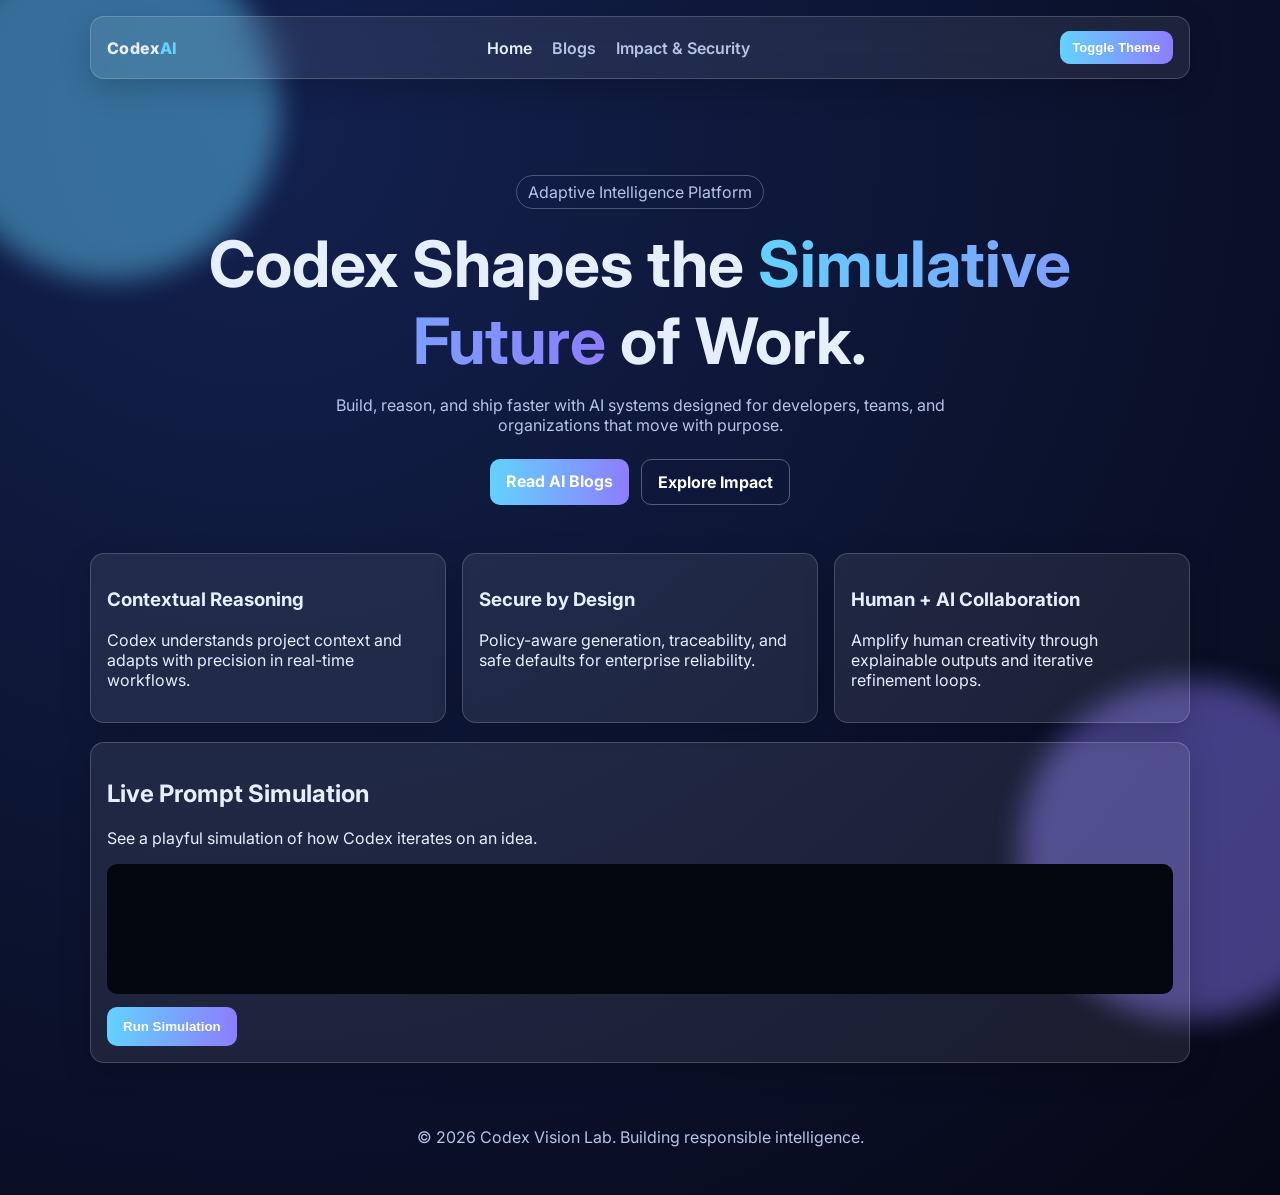
<file: index.html>
<!DOCTYPE html>
<html lang="en">
<head>
  <meta charset="UTF-8" />
  <meta name="viewport" content="width=device-width, initial-scale=1.0" />
  <title>Codex | Intelligent Futures</title>
  <link rel="preconnect" href="https://fonts.googleapis.com" />
  <link rel="preconnect" href="https://fonts.gstatic.com" crossorigin />
  <link href="https://fonts.googleapis.com/css2?family=Inter:wght@400;500;700;800&display=swap" rel="stylesheet" />
  <link rel="stylesheet" href="styles.css" />
</head>
<body>
  <div class="bg-orb orb-1"></div>
  <div class="bg-orb orb-2"></div>
  <header class="site-header glass">
    <a class="brand" href="index.html">Codex<span>AI</span></a>
    <nav>
      <a href="index.html" class="active">Home</a>
      <a href="blogs.html">Blogs</a>
      <a href="impact.html">Impact & Security</a>
    </nav>
    <button id="themeToggle" class="btn small">Toggle Theme</button>
  </header>

  <main>
    <section class="hero reveal">
      <p class="tag">Adaptive Intelligence Platform</p>
      <h1>Codex Shapes the <span>Simulative Future</span> of Work.</h1>
      <p>
        Build, reason, and ship faster with AI systems designed for developers,
        teams, and organizations that move with purpose.
      </p>
      <div class="hero-actions">
        <a class="btn" href="blogs.html">Read AI Blogs</a>
        <a class="btn ghost" href="impact.html">Explore Impact</a>
      </div>
    </section>

    <section class="features reveal">
      <article class="glass card float">
        <h3>Contextual Reasoning</h3>
        <p>Codex understands project context and adapts with precision in real-time workflows.</p>
      </article>
      <article class="glass card float delay-1">
        <h3>Secure by Design</h3>
        <p>Policy-aware generation, traceability, and safe defaults for enterprise reliability.</p>
      </article>
      <article class="glass card float delay-2">
        <h3>Human + AI Collaboration</h3>
        <p>Amplify human creativity through explainable outputs and iterative refinement loops.</p>
      </article>
    </section>

    <section class="simulation reveal glass">
      <h2>Live Prompt Simulation</h2>
      <p>See a playful simulation of how Codex iterates on an idea.</p>
      <div class="terminal" id="terminal"></div>
      <button class="btn" id="runSim">Run Simulation</button>
    </section>
  </main>

  <footer>
    <p>© 2026 Codex Vision Lab. Building responsible intelligence.</p>
  </footer>

  <script src="https://code.jquery.com/jquery-3.7.1.min.js"></script>
  <script src="script.js"></script>
</body>
</html>
</file>
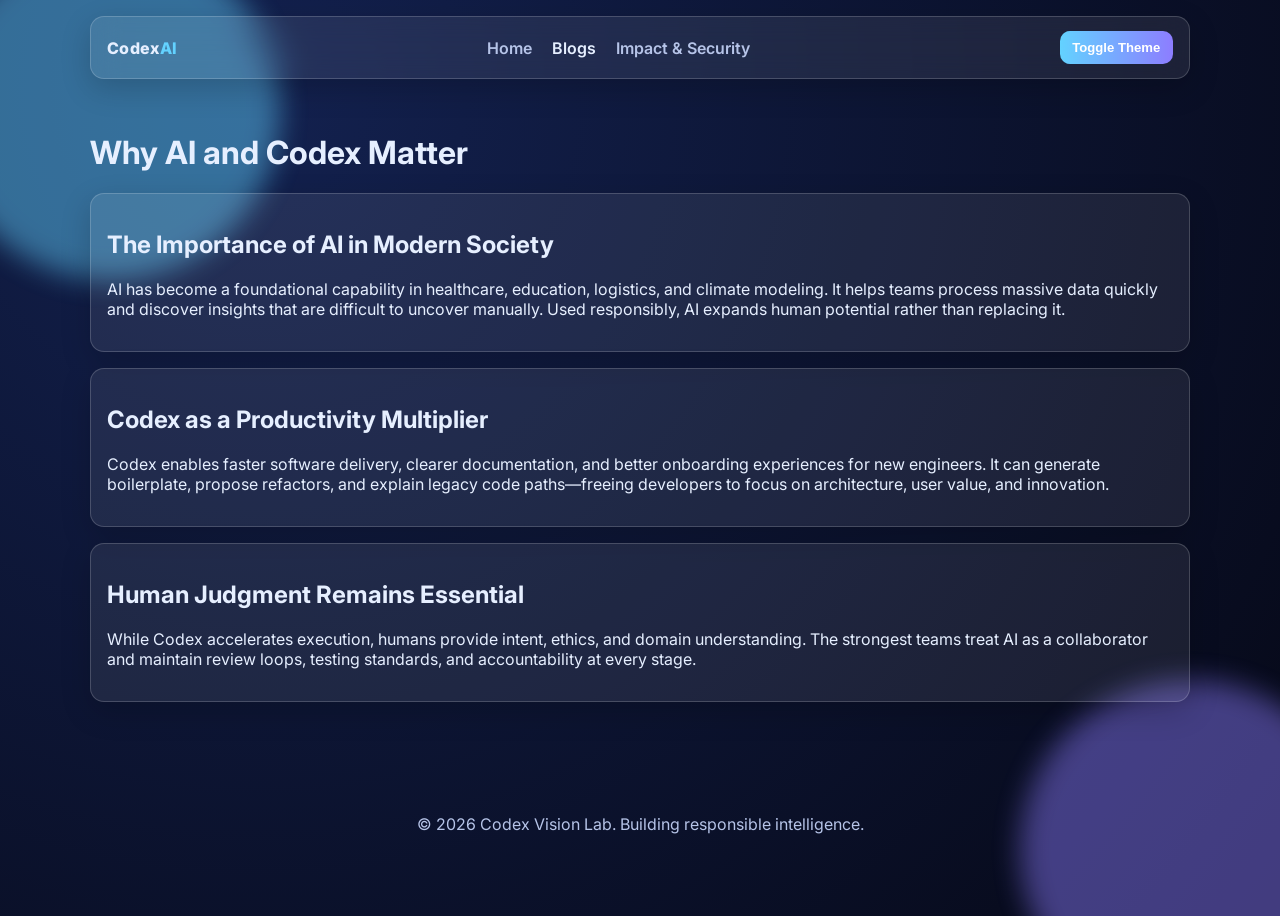
<file: blogs.html>
<!DOCTYPE html>
<html lang="en">
<head>
  <meta charset="UTF-8" />
  <meta name="viewport" content="width=device-width, initial-scale=1.0" />
  <title>Codex Blogs | AI Insights</title>
  <link rel="preconnect" href="https://fonts.googleapis.com" />
  <link rel="preconnect" href="https://fonts.gstatic.com" crossorigin />
  <link href="https://fonts.googleapis.com/css2?family=Inter:wght@400;500;700;800&display=swap" rel="stylesheet" />
  <link rel="stylesheet" href="styles.css" />
</head>
<body>
  <div class="bg-orb orb-1"></div>
  <div class="bg-orb orb-2"></div>
  <header class="site-header glass">
    <a class="brand" href="index.html">Codex<span>AI</span></a>
    <nav>
      <a href="index.html">Home</a>
      <a href="blogs.html" class="active">Blogs</a>
      <a href="impact.html">Impact & Security</a>
    </nav>
    <button id="themeToggle" class="btn small">Toggle Theme</button>
  </header>

  <main class="content-page">
    <h1 class="reveal">Why AI and Codex Matter</h1>

    <article class="glass blog reveal">
      <h2>The Importance of AI in Modern Society</h2>
      <p>
        AI has become a foundational capability in healthcare, education, logistics,
        and climate modeling. It helps teams process massive data quickly and discover
        insights that are difficult to uncover manually. Used responsibly, AI expands
        human potential rather than replacing it.
      </p>
    </article>

    <article class="glass blog reveal">
      <h2>Codex as a Productivity Multiplier</h2>
      <p>
        Codex enables faster software delivery, clearer documentation, and better
        onboarding experiences for new engineers. It can generate boilerplate,
        propose refactors, and explain legacy code paths—freeing developers to focus
        on architecture, user value, and innovation.
      </p>
    </article>

    <article class="glass blog reveal">
      <h2>Human Judgment Remains Essential</h2>
      <p>
        While Codex accelerates execution, humans provide intent, ethics, and domain
        understanding. The strongest teams treat AI as a collaborator and maintain
        review loops, testing standards, and accountability at every stage.
      </p>
    </article>
  </main>

  <footer>
    <p>© 2026 Codex Vision Lab. Building responsible intelligence.</p>
  </footer>

  <script src="https://code.jquery.com/jquery-3.7.1.min.js"></script>
  <script src="script.js"></script>
</body>
</html>
</file>
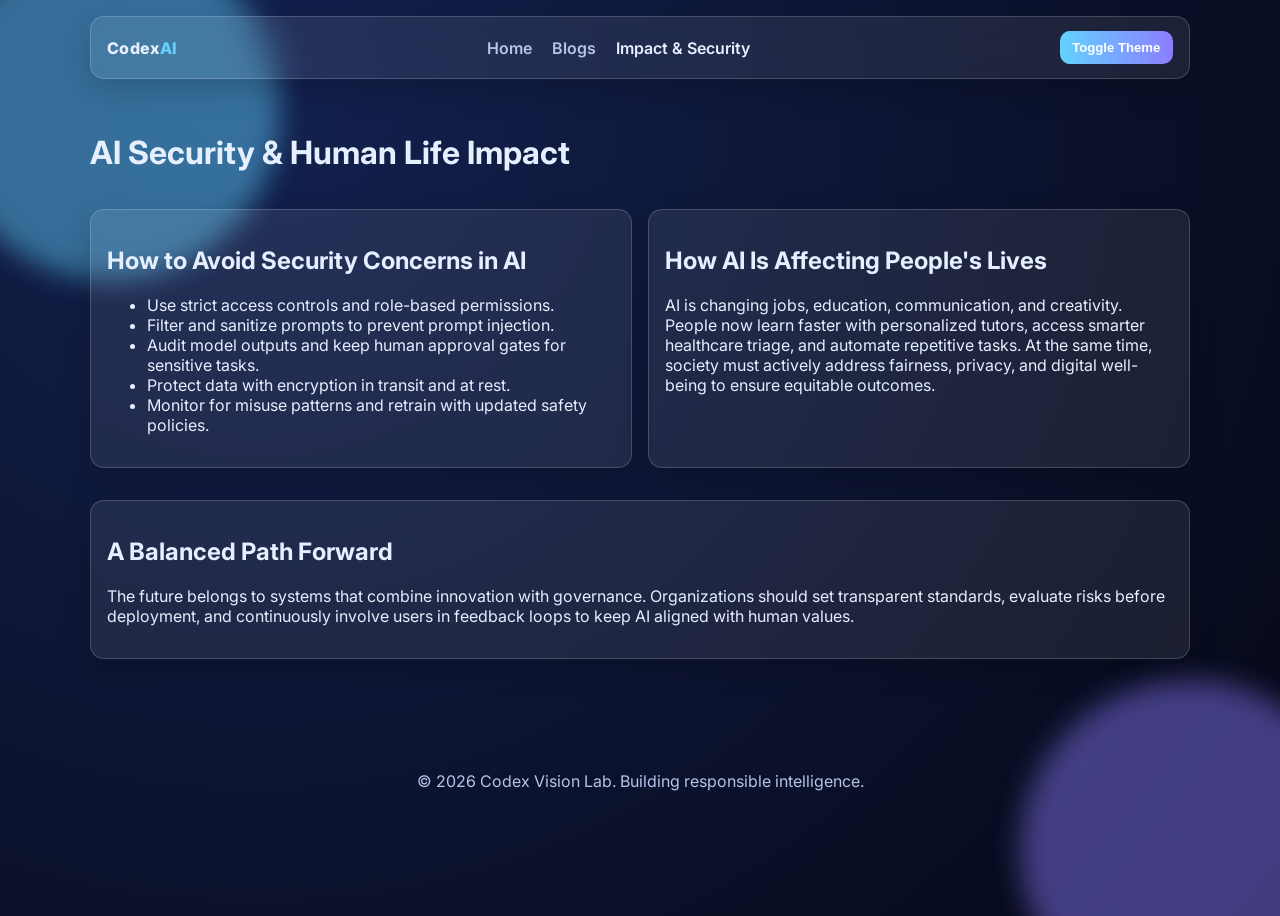
<file: impact.html>
<!DOCTYPE html>
<html lang="en">
<head>
  <meta charset="UTF-8" />
  <meta name="viewport" content="width=device-width, initial-scale=1.0" />
  <title>Codex | Impact & Security</title>
  <link rel="preconnect" href="https://fonts.googleapis.com" />
  <link rel="preconnect" href="https://fonts.gstatic.com" crossorigin />
  <link href="https://fonts.googleapis.com/css2?family=Inter:wght@400;500;700;800&display=swap" rel="stylesheet" />
  <link rel="stylesheet" href="styles.css" />
</head>
<body>
  <div class="bg-orb orb-1"></div>
  <div class="bg-orb orb-2"></div>
  <header class="site-header glass">
    <a class="brand" href="index.html">Codex<span>AI</span></a>
    <nav>
      <a href="index.html">Home</a>
      <a href="blogs.html">Blogs</a>
      <a href="impact.html" class="active">Impact & Security</a>
    </nav>
    <button id="themeToggle" class="btn small">Toggle Theme</button>
  </header>

  <main class="content-page">
    <h1 class="reveal">AI Security & Human Life Impact</h1>

    <section class="grid-2">
      <article class="glass blog reveal">
        <h2>How to Avoid Security Concerns in AI</h2>
        <ul>
          <li>Use strict access controls and role-based permissions.</li>
          <li>Filter and sanitize prompts to prevent prompt injection.</li>
          <li>Audit model outputs and keep human approval gates for sensitive tasks.</li>
          <li>Protect data with encryption in transit and at rest.</li>
          <li>Monitor for misuse patterns and retrain with updated safety policies.</li>
        </ul>
      </article>

      <article class="glass blog reveal">
        <h2>How AI Is Affecting People's Lives</h2>
        <p>
          AI is changing jobs, education, communication, and creativity. People now
          learn faster with personalized tutors, access smarter healthcare triage,
          and automate repetitive tasks. At the same time, society must actively
          address fairness, privacy, and digital well-being to ensure equitable outcomes.
        </p>
      </article>
    </section>

    <article class="glass blog reveal">
      <h2>A Balanced Path Forward</h2>
      <p>
        The future belongs to systems that combine innovation with governance.
        Organizations should set transparent standards, evaluate risks before deployment,
        and continuously involve users in feedback loops to keep AI aligned with
        human values.
      </p>
    </article>
  </main>

  <footer>
    <p>© 2026 Codex Vision Lab. Building responsible intelligence.</p>
  </footer>

  <script src="https://code.jquery.com/jquery-3.7.1.min.js"></script>
  <script src="script.js"></script>
</body>
</html>
</file>
<file: styles.css>
:root {
  --bg: #060816;
  --bg-soft: #0d132b;
  --text: #e6efff;
  --muted: #b6c4e8;
  --primary: #63d2ff;
  --secondary: #8d7dff;
  --glass: rgba(255, 255, 255, 0.08);
}

body.light {
  --bg: #f7fbff;
  --bg-soft: #eef4ff;
  --text: #111827;
  --muted: #445072;
  --primary: #0b7cff;
  --secondary: #6548ff;
  --glass: rgba(255, 255, 255, 0.65);
}

* { box-sizing: border-box; }

body {
  margin: 0;
  font-family: Inter, system-ui, sans-serif;
  color: var(--text);
  background: radial-gradient(circle at 20% 10%, #13214f, var(--bg));
  min-height: 100vh;
  overflow-x: hidden;
}

.bg-orb {
  position: fixed;
  width: 340px;
  height: 340px;
  border-radius: 50%;
  filter: blur(14px);
  z-index: -1;
  opacity: .45;
  animation: drift 10s ease-in-out infinite alternate;
}

.orb-1 { background: var(--primary); top: -60px; left: -60px; }
.orb-2 { background: var(--secondary); bottom: -120px; right: -80px; animation-delay: 1s; }

@keyframes drift {
  from { transform: translateY(0) translateX(0) scale(1); }
  to { transform: translateY(40px) translateX(30px) scale(1.08); }
}

.site-header {
  position: sticky;
  top: 1rem;
  width: min(1100px, calc(100% - 2rem));
  margin: 1rem auto;
  padding: .9rem 1rem;
  border-radius: 14px;
  display: flex;
  align-items: center;
  justify-content: space-between;
  gap: 1rem;
  backdrop-filter: blur(14px);
}

.glass {
  background: var(--glass);
  border: 1px solid rgba(255, 255, 255, 0.18);
  box-shadow: 0 10px 30px rgba(0, 0, 0, 0.18);
}

.brand {
  color: var(--text);
  text-decoration: none;
  font-weight: 800;
  letter-spacing: .3px;
}

.brand span { color: var(--primary); }

nav a {
  color: var(--muted);
  text-decoration: none;
  margin: 0 .5rem;
  font-weight: 600;
  position: relative;
}

nav a.active, nav a:hover { color: var(--text); }

main {
  width: min(1100px, calc(100% - 2rem));
  margin: 0 auto 2rem;
}

.hero {
  text-align: center;
  padding: 5rem 1rem 3rem;
}

.tag {
  display: inline-block;
  padding: .35rem .7rem;
  border: 1px solid rgba(255,255,255,.25);
  border-radius: 999px;
  color: var(--primary);
}

.hero h1 {
  font-size: clamp(2rem, 5vw, 4rem);
  margin: 1rem auto;
  max-width: 900px;
}

.hero h1 span {
  background: linear-gradient(90deg, var(--primary), var(--secondary));
  -webkit-background-clip: text;
  -webkit-text-fill-color: transparent;
}

.hero p { max-width: 700px; margin: 0 auto; color: var(--muted); }

.hero-actions { margin-top: 1.5rem; display: flex; justify-content: center; gap: .8rem; flex-wrap: wrap; }

.btn {
  border: 0;
  background: linear-gradient(90deg, var(--primary), var(--secondary));
  color: #fff;
  padding: .75rem 1rem;
  border-radius: 10px;
  text-decoration: none;
  cursor: pointer;
  font-weight: 700;
  transition: transform .2s ease, box-shadow .2s ease;
}

.btn:hover { transform: translateY(-2px); box-shadow: 0 12px 24px rgba(99, 210, 255, 0.35); }
.btn.ghost { background: transparent; border: 1px solid rgba(255,255,255,.3); }
.btn.small { padding: .55rem .8rem; font-size: .82rem; }

.features {
  display: grid;
  gap: 1rem;
  grid-template-columns: repeat(auto-fit, minmax(220px, 1fr));
}

.card { padding: 1rem; border-radius: 14px; }

.float { animation: float 3.5s ease-in-out infinite; }
.delay-1 { animation-delay: .6s; }
.delay-2 { animation-delay: 1.1s; }
@keyframes float { 0%,100% { transform: translateY(0); } 50% { transform: translateY(-8px); } }

.simulation { margin-top: 1.2rem; padding: 1rem; border-radius: 14px; }
.terminal {
  font-family: ui-monospace, SFMono-Regular, Menlo, Consolas, monospace;
  background: #05070f;
  color: #89ffcb;
  min-height: 130px;
  border-radius: 10px;
  padding: .75rem;
  margin: .8rem 0;
  white-space: pre-wrap;
}

.content-page { padding: 1rem 0 2rem; }
.blog { padding: 1rem; border-radius: 14px; margin: 1rem 0; }
.grid-2 { display: grid; gap: 1rem; grid-template-columns: repeat(auto-fit, minmax(260px, 1fr)); }

.reveal {
  opacity: 0;
  transform: translateY(20px);
}

.reveal.show {
  opacity: 1;
  transform: translateY(0);
  transition: all .7s ease;
}

footer { text-align: center; color: var(--muted); padding: 1rem 0 2rem; }

@media (max-width: 760px) {
  .site-header { flex-wrap: wrap; justify-content: center; }
  nav { text-align: center; }
}
</file>
